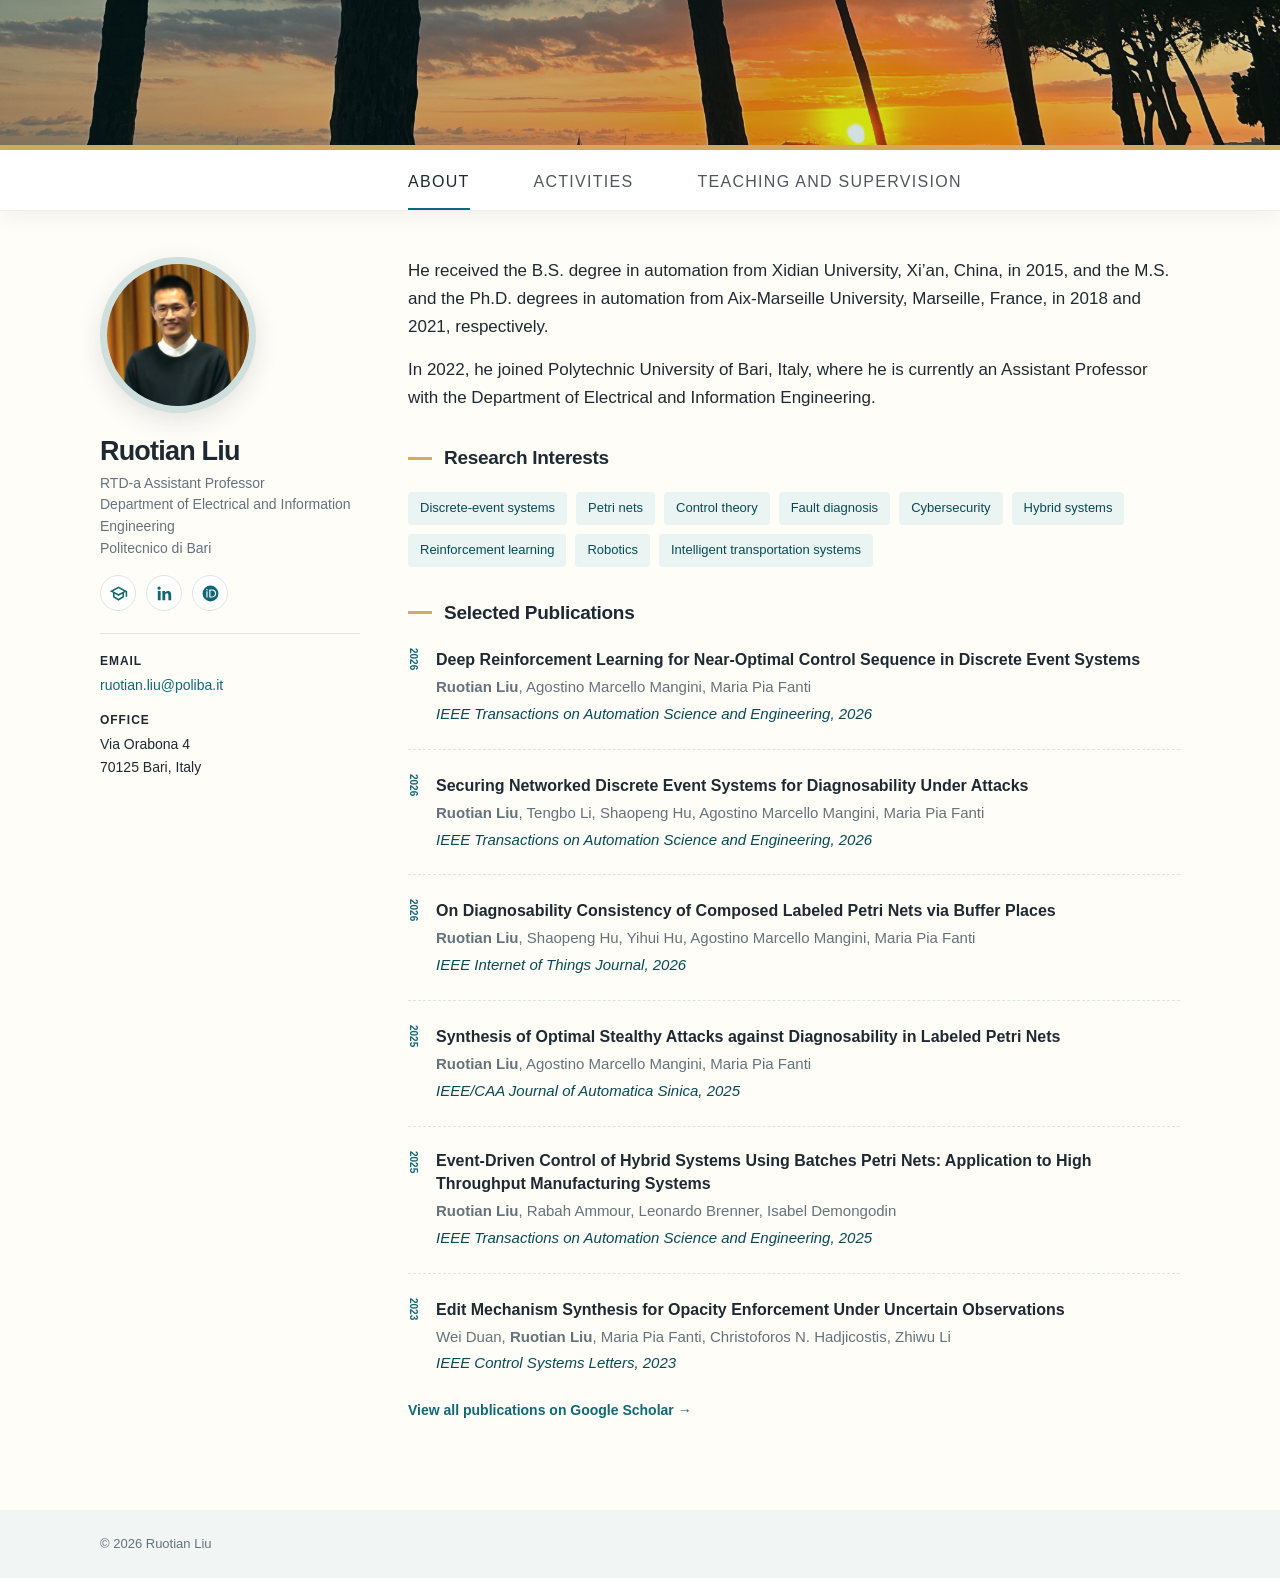
<file: index.html>
<!DOCTYPE html>
<html lang="en">
<head>
  <meta charset="utf-8">
  <meta name="viewport" content="width=device-width, initial-scale=1">
  <title>Ruotian Liu | Assistant Professor at Politecnico di Bari</title>
  <meta name="description" content="Academic homepage of Ruotian Liu, Assistant Professor at Politecnico di Bari. Research interests include discrete-event systems, Petri nets, reinforcement learning, robotics, and intelligent transportation systems.">
  <meta name="author" content="Ruotian Liu">
  <meta name="robots" content="index, follow">
  <link rel="canonical" href="https://ruotian-liu.github.io/">
  <meta property="og:type" content="profile">
  <meta property="og:title" content="Ruotian Liu | Academic Homepage">
  <meta property="og:description" content="Assistant Professor at Politecnico di Bari researching discrete-event systems, reinforcement learning, robotics, and intelligent transportation systems.">
  <meta property="og:url" content="https://ruotian-liu.github.io/">
  <meta property="og:image" content="https://ruotian-liu.github.io/pic/ruotian.liu.jpg">
  <link rel="icon" href="data:,">
  <link rel="preload" as="image" href="./IMG_8617.JPG">
  <script type="application/ld+json">
  {
    "@context": "https://schema.org",
    "@type": "Person",
    "name": "Ruotian Liu",
    "url": "https://ruotian-liu.github.io/",
    "image": "https://ruotian-liu.github.io/pic/ruotian.liu.jpg",
    "jobTitle": "Assistant Professor",
    "affiliation": {
      "@type": "CollegeOrUniversity",
      "name": "Politecnico di Bari",
      "url": "https://www.poliba.it/"
    },
    "sameAs": [
      "https://scholar.google.com/citations?user=PTEaCZIAAAAJ&hl=en",
      "https://www.linkedin.com/in/ruotian-liu-62b0aa14b/",
      "https://orcid.org/0009-0000-1823-1542"
    ]
  }
  </script>
  <style>
    :root {
      --ink: #1e2931;
      --muted: #65727b;
      --accent: #0f6874;
      --accent-dark: #084a53;
      --paper: #fffdf8;
      --soft: #eaf4f3;
      --line: #dce5e3;
      --max-width: 1080px;
      --sidebar-width: 260px;
    }

    * { box-sizing: border-box; }

    html { scroll-behavior: smooth; }

    body {
      margin: 0;
      color: var(--ink);
      background: var(--paper);
      font: 17px/1.65 Arial, Helvetica, sans-serif;
    }

    a { color: var(--accent); text-decoration: none; }
    a:hover { color: var(--accent-dark); text-decoration: underline; }

    .top-nav {
      position: sticky;
      top: 0;
      z-index: 20;
      background: rgba(255, 255, 255, .96);
      border-bottom: 1px solid #edf0ef;
      box-shadow: 0 5px 20px rgba(30, 41, 49, .06);
      backdrop-filter: blur(10px);
    }

    .top-nav .container {
      display: flex;
      align-items: stretch;
      gap: clamp(28px, 5vw, 70px);
      padding-left: calc(var(--sidebar-width) + 48px);
      overflow-x: auto;
      scrollbar-width: none;
    }

    .top-nav .container::-webkit-scrollbar { display: none; }

    .top-nav a {
      position: relative;
      flex: 0 0 auto;
      padding: 22px 0 19px;
      color: #51565a;
      font: 500 clamp(13px, 1.6vw, 16px)/1.2 Arial, Helvetica, sans-serif;
      letter-spacing: .08em;
      text-transform: uppercase;
    }

    .top-nav a:hover,
    .top-nav a.active {
      color: var(--ink);
      text-decoration: none;
    }

    .top-nav a::after {
      content: "";
      position: absolute;
      left: 0;
      right: 0;
      bottom: -1px;
      height: 3px;
      background: var(--accent);
      transform: scaleX(0);
      transform-origin: left;
      transition: transform .2s ease;
    }

    .top-nav a:hover::after,
    .top-nav a.active::after { transform: scaleX(1); }

    .masthead {
      min-height: 150px;
      display: flex;
      align-items: flex-end;
      background:
        linear-gradient(120deg, rgba(5, 56, 64, .3), rgba(15, 104, 116, .12)),
        var(--banner-image, url("./IMG_8617.JPG")) center 88% / cover;
    }

    .masthead::after {
      content: "";
      width: 100%;
      height: 5px;
      background: #d5aa5c;
    }

    .container {
      width: min(calc(100% - 40px), var(--max-width));
      margin: 0 auto;
    }

    .layout {
      display: grid;
      grid-template-columns: var(--sidebar-width) minmax(0, 1fr);
      gap: 48px;
      padding: 46px 0 54px;
    }

    .sidebar {
      align-self: start;
      position: sticky;
      top: 28px;
    }

    .profile-photo {
      width: 156px;
      aspect-ratio: 1;
      display: block;
      margin-bottom: 22px;
      border-radius: 50%;
      border: 7px solid rgba(15, 104, 116, .2);
      object-fit: cover;
      object-position: center 28%;
      box-shadow: 0 8px 24px rgba(30, 41, 49, .12);
    }

    .name {
      margin: 0 0 5px;
      font: 700 27px/1.2 Arial, Helvetica, sans-serif;
      letter-spacing: -.03em;
    }

    .role {
      margin: 0 0 24px;
      color: var(--muted);
      font-family: Arial, Helvetica, sans-serif;
      font-size: 14px;
      line-height: 1.55;
    }

    .details {
      padding-top: 18px;
      border-top: 1px solid var(--line);
      font-family: Arial, Helvetica, sans-serif;
      font-size: 14px;
    }

    .detail { margin: 0 0 14px; }
    .detail strong { display: block; margin-bottom: 2px; color: var(--ink); font-size: 12px; text-transform: uppercase; letter-spacing: .08em; }

    .profile-links {
      display: flex;
      flex-wrap: wrap;
      gap: 10px;
      margin: -8px 0 22px;
    }

    .profile-links a {
      width: 36px;
      height: 36px;
      display: grid;
      place-items: center;
      padding: 0;
      border: 1px solid var(--line);
      border-radius: 50%;
      background: white;
      color: var(--accent);
      transition: transform .18s ease, border-color .18s ease, color .18s ease;
    }

    .profile-links a:hover {
      border-color: var(--accent);
      color: var(--accent-dark);
      text-decoration: none;
      transform: translateY(-2px);
    }

    .profile-links svg { width: 19px; height: 19px; fill: currentColor; }

    main { min-width: 0; }

    section {
      padding: 0 0 32px;
      margin-bottom: 31px;
      border-bottom: 1px solid var(--line);
    }

    section:last-child { border-bottom: 0; margin-bottom: 0; }

    h1, h2 {
      font-family: Arial, Helvetica, sans-serif;
      color: var(--ink);
    }

    h1 {
      margin: 0 0 18px;
      font-size: clamp(32px, 5vw, 46px);
      line-height: 1.05;
      letter-spacing: -.045em;
    }

    h2 {
      display: flex;
      align-items: center;
      gap: 12px;
      margin: 0 0 18px;
      font-size: 19px;
      letter-spacing: -.015em;
    }

    section h2:not(:first-child) { margin-top: 30px; }

    h2::before {
      content: "";
      width: 24px;
      height: 3px;
      background: #d5aa5c;
    }

    p { margin: 0 0 15px; }
    p:last-child { margin-bottom: 0; }

    .lead { font-size: 20px; line-height: 1.55; }

    .interests {
      display: flex;
      flex-wrap: wrap;
      gap: 9px;
      padding: 0;
      margin: 0;
      list-style: none;
    }

    .interests li {
      padding: 8px 12px;
      border-radius: 4px;
      background: var(--soft);
      color: var(--accent-dark);
      font: 500 13px/1.3 Arial, Helvetica, sans-serif;
    }

    .publications { padding: 0; margin: 0; list-style: none; }

    .publication {
      position: relative;
      padding: 0 0 22px 28px;
      margin-bottom: 22px;
      border-bottom: 1px dashed var(--line);
    }

    .publication:last-child { padding-bottom: 0; margin-bottom: 0; border-bottom: 0; }

    .publication::before {
      content: attr(data-year);
      position: absolute;
      left: 0;
      top: 2px;
      color: var(--accent);
      font: 700 10px/1 Arial, Helvetica, sans-serif;
      writing-mode: vertical-rl;
    }

    .publication-title {
      display: inline-block;
      margin-bottom: 5px;
      color: var(--ink);
      font: 600 16px/1.45 Arial, Helvetica, sans-serif;
    }

    .authors { color: var(--muted); font-size: 15px; line-height: 1.45; }
    .venue { margin-top: 4px; color: var(--accent-dark); font-size: 15px; font-style: italic; }

    .all-publications {
      display: inline-block;
      margin-top: 25px;
      font: 600 14px/1.4 Arial, Helvetica, sans-serif;
    }

    h3 {
      margin: 24px 0 10px;
      color: var(--accent-dark);
      font-size: 16px;
      line-height: 1.35;
    }

    .compact-list {
      margin: 0;
      padding-left: 20px;
    }

    .compact-list li { margin: 7px 0; }

    .activity-grid {
      display: grid;
      grid-template-columns: 1fr;
      gap: 0;
      margin-top: 18px;
    }

    .activity-card {
      padding: 0 0 22px;
      margin-bottom: 22px;
      border-bottom: 1px solid var(--line);
    }

    .activity-card:last-child {
      padding-bottom: 0;
      margin-bottom: 0;
      border-bottom: 0;
    }

    .course {
      padding: 18px;
      border: 1px solid var(--line);
      border-radius: 6px;
      background: rgba(255, 255, 255, .65);
    }

    .activity-card h3,
    .course h3 { margin-top: 0; }

    .course { margin-bottom: 14px; }
    .course-meta { margin: -4px 0 10px; color: var(--muted); font-size: 14px; }

    footer {
      padding: 24px 0;
      color: var(--muted);
      background: #f1f5f3;
      font: 13px/1.5 Arial, Helvetica, sans-serif;
    }

    @media (max-width: 760px) {
      .masthead { min-height: 90px; }
      .top-nav .container { padding-left: 0; }
      .layout { grid-template-columns: 1fr; gap: 38px; padding-top: 34px; }
      .sidebar { position: static; }
      .profile-photo { width: 112px; }
      .details { display: grid; grid-template-columns: repeat(2, minmax(0, 1fr)); gap: 0 24px; }
      .profile-links { margin-top: 8px; }
      .activity-grid { grid-template-columns: 1fr; }
    }

    @media (max-width: 440px) {
      .container { width: min(calc(100% - 28px), var(--max-width)); }
      .details { grid-template-columns: 1fr; }
    }
  </style>
</head>

<body>
  <header class="masthead" style="--banner-image: url('./IMG_8617.JPG')" aria-label="Decorative header"></header>

  <nav class="top-nav" aria-label="Primary navigation">
    <div class="container">
      <a class="active" href="./index.html">About</a>
      <a href="./activities.html">Activities</a>
      <a href="./teaching.html">Teaching and Supervision</a>
    </div>
  </nav>

  <div class="container">
    <div class="layout">
      <aside id="contact" class="sidebar" aria-label="Personal information">
        <img class="profile-photo" src="./pic/ruotian.liu.jpg" alt="Portrait of Ruotian Liu">
        <p class="name">Ruotian Liu</p>
        <p class="role">
          RTD-a Assistant Professor<br>
          Department of Electrical and Information Engineering<br>
          Politecnico di Bari
        </p>

        <nav class="profile-links" aria-label="Academic and professional profiles">
          <a href="https://scholar.google.com/citations?user=PTEaCZIAAAAJ&amp;hl=en" target="_blank" rel="noopener" aria-label="Google Scholar" title="Google Scholar">
            <svg viewBox="0 0 24 24" aria-hidden="true"><path d="M12 3 1 9l4 2.18v5.5L12 21l7-4.32v-5.5L21 10v6h2V9L12 3Zm0 2.27L18.84 9 12 12.73 5.16 9 12 5.27Zm5 10.29-5 3.08-5-3.08v-3.29l5 2.73 5-2.73v3.29Z"/></svg>
          </a>
          <a href="https://www.linkedin.com/in/ruotian-liu-62b0aa14b/" target="_blank" rel="noopener" aria-label="LinkedIn" title="LinkedIn">
            <svg viewBox="0 0 24 24" aria-hidden="true"><path d="M20.45 20.45h-3.56v-5.57c0-1.33-.03-3.04-1.85-3.04-1.85 0-2.14 1.45-2.14 2.94v5.67H9.34V8.98h3.42v1.57h.05c.48-.9 1.64-1.85 3.37-1.85 3.61 0 4.27 2.37 4.27 5.46v6.29ZM5.32 7.41a2.07 2.07 0 1 1 0-4.13 2.07 2.07 0 0 1 0 4.13Zm1.78 13.04H3.54V8.98H7.1v11.47Z"/></svg>
          </a>
          <a href="https://orcid.org/0009-0000-1823-1542" target="_blank" rel="noopener" aria-label="ORCID" title="ORCID">
            <svg viewBox="0 0 24 24" aria-hidden="true"><path d="M12 2a10 10 0 1 0 0 20 10 10 0 0 0 0-20ZM8.25 17H6.8V9.23h1.45V17Zm-.73-8.82a.93.93 0 1 1 0-1.86.93.93 0 0 1 0 1.86ZM14 17h-3.53V7h3.4c3.7 0 5.33 2.64 5.33 5 0 2.56-2 5-5.2 5Zm-.09-8.69h-2V15.7h2c2.58 0 3.76-1.86 3.76-3.7 0-1.8-1.22-3.69-3.76-3.69Z"/></svg>
          </a>
        </nav>

        <div class="details">
          <p class="detail">
            <strong>Email</strong>
            <a href="mailto:ruotian.liu@poliba.it">ruotian.liu@poliba.it</a>
          </p>
          <p class="detail">
            <strong>Office</strong>
            Via Orabona 4<br>
            70125 Bari, Italy
          </p>
        </div>

      </aside>

      <main>
        <section id="about">
          <p>
            He received the B.S. degree in automation from Xidian University, Xi’an, China, in 2015, and the M.S. and the Ph.D. degrees in automation from Aix-Marseille University, Marseille, France, in 2018 and 2021, respectively.
          </p>
          <p>
            In 2022, he joined Polytechnic University of Bari, Italy, where he is currently an Assistant Professor with the Department of Electrical and Information Engineering.
          </p>
          <h2>Research Interests</h2>
          <ul class="interests">
            <li>Discrete-event systems</li>
            <li>Petri nets</li>
            <li>Control theory</li>
            <li>Fault diagnosis</li>
            <li>Cybersecurity</li>
            <li>Hybrid systems</li>
            <li>Reinforcement learning</li>
            <li>Robotics</li>
            <li>Intelligent transportation systems</li>
          </ul>

          <h2>Selected Publications</h2>
          <ol class="publications">
            <li class="publication" data-year="2026">
              <a class="publication-title" href="https://doi.org/10.1109/TASE.2026.3682500" target="_blank" rel="noopener">Deep Reinforcement Learning for Near-Optimal Control Sequence in Discrete Event Systems</a>
              <div class="authors"><strong>Ruotian Liu</strong>, Agostino Marcello Mangini, Maria Pia Fanti</div>
              <div class="venue">IEEE Transactions on Automation Science and Engineering, 2026</div>
            </li>
            <li class="publication" data-year="2026">
              <a class="publication-title" href="https://doi.org/10.1109/TASE.2026.3679186" target="_blank" rel="noopener">Securing Networked Discrete Event Systems for Diagnosability Under Attacks</a>
              <div class="authors"><strong>Ruotian Liu</strong>, Tengbo Li, Shaopeng Hu, Agostino Marcello Mangini, Maria Pia Fanti</div>
              <div class="venue">IEEE Transactions on Automation Science and Engineering, 2026</div>
            </li>
            <li class="publication" data-year="2026">
              <a class="publication-title" href="https://doi.org/10.1109/JIOT.2025.3631606" target="_blank" rel="noopener">On Diagnosability Consistency of Composed Labeled Petri Nets via Buffer Places</a>
              <div class="authors"><strong>Ruotian Liu</strong>, Shaopeng Hu, Yihui Hu, Agostino Marcello Mangini, Maria Pia Fanti</div>
              <div class="venue">IEEE Internet of Things Journal, 2026</div>
            </li>
            <li class="publication" data-year="2025">
              <a class="publication-title" href="https://doi.org/10.1109/JAS.2025.125156" target="_blank" rel="noopener">Synthesis of Optimal Stealthy Attacks against Diagnosability in Labeled Petri Nets</a>
              <div class="authors"><strong>Ruotian Liu</strong>, Agostino Marcello Mangini, Maria Pia Fanti</div>
              <div class="venue">IEEE/CAA Journal of Automatica Sinica, 2025</div>
            </li>
            <li class="publication" data-year="2025">
              <a class="publication-title" href="https://doi.org/10.1109/TASE.2025.3540744" target="_blank" rel="noopener">Event-Driven Control of Hybrid Systems Using Batches Petri Nets: Application to High Throughput Manufacturing Systems</a>
              <div class="authors"><strong>Ruotian Liu</strong>, Rabah Ammour, Leonardo Brenner, Isabel Demongodin</div>
              <div class="venue">IEEE Transactions on Automation Science and Engineering, 2025</div>
            </li>
            <li class="publication" data-year="2023">
              <a class="publication-title" href="https://doi.org/10.1109/LCSYS.2023.3284340" target="_blank" rel="noopener">Edit Mechanism Synthesis for Opacity Enforcement Under Uncertain Observations</a>
              <div class="authors">Wei Duan, <strong>Ruotian Liu</strong>, Maria Pia Fanti, Christoforos N. Hadjicostis, Zhiwu Li</div>
              <div class="venue">IEEE Control Systems Letters, 2023</div>
            </li>
          </ol>
          <a class="all-publications" href="https://scholar.google.com/citations?user=PTEaCZIAAAAJ&amp;hl=en" target="_blank" rel="noopener">View all publications on Google Scholar →</a>
        </section>

      </main>
    </div>
  </div>

  <footer>
    <div class="container">© <span id="year"></span> Ruotian Liu</div>
  </footer>

  <script>document.getElementById("year").textContent = new Date().getFullYear();</script>
</body>
</html>
</file>
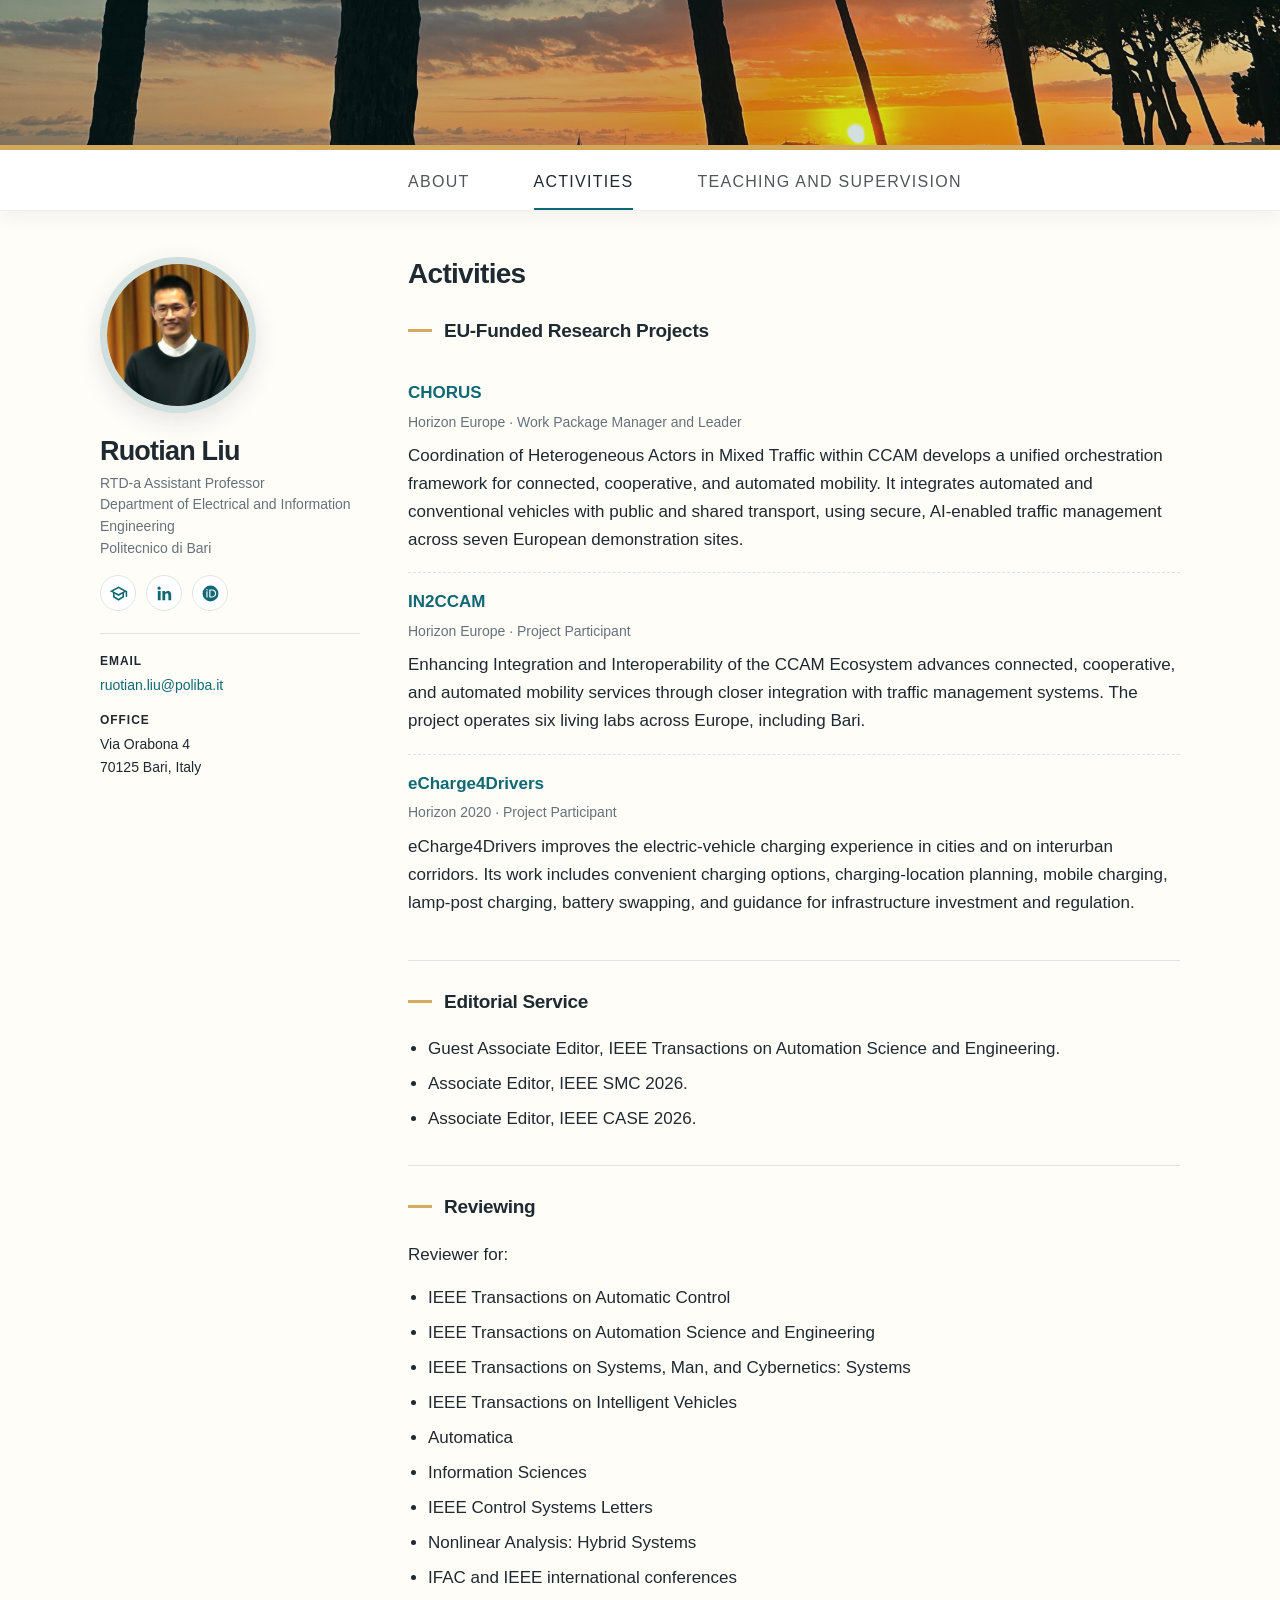
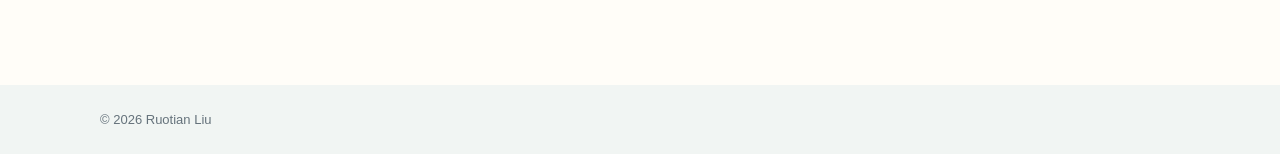
<file: activities.html>
<!DOCTYPE html>
<html lang="en">
<head>
  <meta charset="utf-8">
  <meta name="viewport" content="width=device-width, initial-scale=1">
  <title>Activities | Ruotian Liu</title>
  <meta name="description" content="Research projects and professional activities of Ruotian Liu.">
  <meta name="author" content="Ruotian Liu">
  <link rel="canonical" href="https://ruotian-liu.github.io/activities.html">
  <link rel="icon" href="data:,">
  <link rel="preload" as="image" href="./IMG_8617.JPG">
  <link rel="stylesheet" href="./site.css">
</head>

<body>
  <header class="masthead" style="--banner-image: url('./IMG_8617.JPG')" aria-label="Decorative header"></header>

  <nav class="top-nav" aria-label="Primary navigation">
    <div class="container">
      <a href="./index.html">About</a>
      <a class="active" href="./activities.html">Activities</a>
      <a href="./teaching.html">Teaching and Supervision</a>
    </div>
  </nav>

  <div class="container">
    <div class="layout">
      <aside class="sidebar" aria-label="Personal information">
        <img class="profile-photo" src="./pic/ruotian.liu.jpg" alt="Portrait of Ruotian Liu">
        <p class="name">Ruotian Liu</p>
        <p class="role">
          RTD-a Assistant Professor<br>
          Department of Electrical and Information Engineering<br>
          Politecnico di Bari
        </p>

        <nav class="profile-links" aria-label="Academic and professional profiles">
          <a href="https://scholar.google.com/citations?user=PTEaCZIAAAAJ&amp;hl=en" target="_blank" rel="noopener" aria-label="Google Scholar" title="Google Scholar">
            <svg viewBox="0 0 24 24" aria-hidden="true"><path d="M12 3 1 9l4 2.18v5.5L12 21l7-4.32v-5.5L21 10v6h2V9L12 3Zm0 2.27L18.84 9 12 12.73 5.16 9 12 5.27Zm5 10.29-5 3.08-5-3.08v-3.29l5 2.73 5-2.73v3.29Z"/></svg>
          </a>
          <a href="https://www.linkedin.com/in/ruotian-liu-62b0aa14b/" target="_blank" rel="noopener" aria-label="LinkedIn" title="LinkedIn">
            <svg viewBox="0 0 24 24" aria-hidden="true"><path d="M20.45 20.45h-3.56v-5.57c0-1.33-.03-3.04-1.85-3.04-1.85 0-2.14 1.45-2.14 2.94v5.67H9.34V8.98h3.42v1.57h.05c.48-.9 1.64-1.85 3.37-1.85 3.61 0 4.27 2.37 4.27 5.46v6.29ZM5.32 7.41a2.07 2.07 0 1 1 0-4.13 2.07 2.07 0 0 1 0 4.13Zm1.78 13.04H3.54V8.98H7.1v11.47Z"/></svg>
          </a>
          <a href="https://orcid.org/0009-0000-1823-1542" target="_blank" rel="noopener" aria-label="ORCID" title="ORCID">
            <svg viewBox="0 0 24 24" aria-hidden="true"><path d="M12 2a10 10 0 1 0 0 20 10 10 0 0 0 0-20ZM8.25 17H6.8V9.23h1.45V17Zm-.73-8.82a.93.93 0 1 1 0-1.86.93.93 0 0 1 0 1.86ZM14 17h-3.53V7h3.4c3.7 0 5.33 2.64 5.33 5 0 2.56-2 5-5.2 5Zm-.09-8.69h-2V15.7h2c2.58 0 3.76-1.86 3.76-3.7 0-1.8-1.22-3.69-3.76-3.69Z"/></svg>
          </a>
        </nav>

        <div class="details">
          <p class="detail"><strong>Email</strong><a href="mailto:ruotian.liu@poliba.it">ruotian.liu@poliba.it</a></p>
          <p class="detail"><strong>Office</strong>Via Orabona 4<br>70125 Bari, Italy</p>
        </div>
      </aside>

      <main>
        <section>
          <h1>Activities</h1>

          <div class="activity-block">
            <h2>EU-Funded Research Projects</h2>

            <article class="project">
              <h3><a href="https://cordis.europa.eu/project/id/101202981" target="_blank" rel="noopener">CHORUS</a></h3>
              <p class="project-meta">Horizon Europe · Work Package Manager and Leader</p>
              <p>Coordination of Heterogeneous Actors in Mixed Traffic within CCAM develops a unified orchestration framework for connected, cooperative, and automated mobility. It integrates automated and conventional vehicles with public and shared transport, using secure, AI-enabled traffic management across seven European demonstration sites.</p>
            </article>

            <article class="project">
              <h3><a href="https://in2ccam.eu/" target="_blank" rel="noopener">IN2CCAM</a></h3>
              <p class="project-meta">Horizon Europe · Project Participant</p>
              <p>Enhancing Integration and Interoperability of the CCAM Ecosystem advances connected, cooperative, and automated mobility services through closer integration with traffic management systems. The project operates six living labs across Europe, including Bari.</p>
            </article>

            <article class="project">
              <h3><a href="https://echarge4drivers.eu/" target="_blank" rel="noopener">eCharge4Drivers</a></h3>
              <p class="project-meta">Horizon 2020 · Project Participant</p>
              <p>eCharge4Drivers improves the electric-vehicle charging experience in cities and on interurban corridors. Its work includes convenient charging options, charging-location planning, mobile charging, lamp-post charging, battery swapping, and guidance for infrastructure investment and regulation.</p>
            </article>
          </div>

          <div class="activity-block">
            <h2>Editorial Service</h2>
            <ul class="compact-list">
              <li>Guest Associate Editor, IEEE Transactions on Automation Science and Engineering.</li>
              <li>Associate Editor, IEEE SMC 2026.</li>
              <li>Associate Editor, IEEE CASE 2026.</li>
            </ul>
          </div>

          <div class="activity-block">
            <h2>Reviewing</h2>
            <p>Reviewer for:</p>
            <ul class="compact-list">
              <li>IEEE Transactions on Automatic Control</li>
              <li>IEEE Transactions on Automation Science and Engineering</li>
              <li>IEEE Transactions on Systems, Man, and Cybernetics: Systems</li>
              <li>IEEE Transactions on Intelligent Vehicles</li>
              <li>Automatica</li>
              <li>Information Sciences</li>
              <li>IEEE Control Systems Letters</li>
              <li>Nonlinear Analysis: Hybrid Systems</li>
              <li>IFAC and IEEE international conferences</li>
            </ul>
          </div>
        </section>
      </main>
    </div>
  </div>

  <footer><div class="container">© <span id="year"></span> Ruotian Liu</div></footer>
  <script>document.getElementById("year").textContent = new Date().getFullYear();</script>
</body>
</html>
</file>
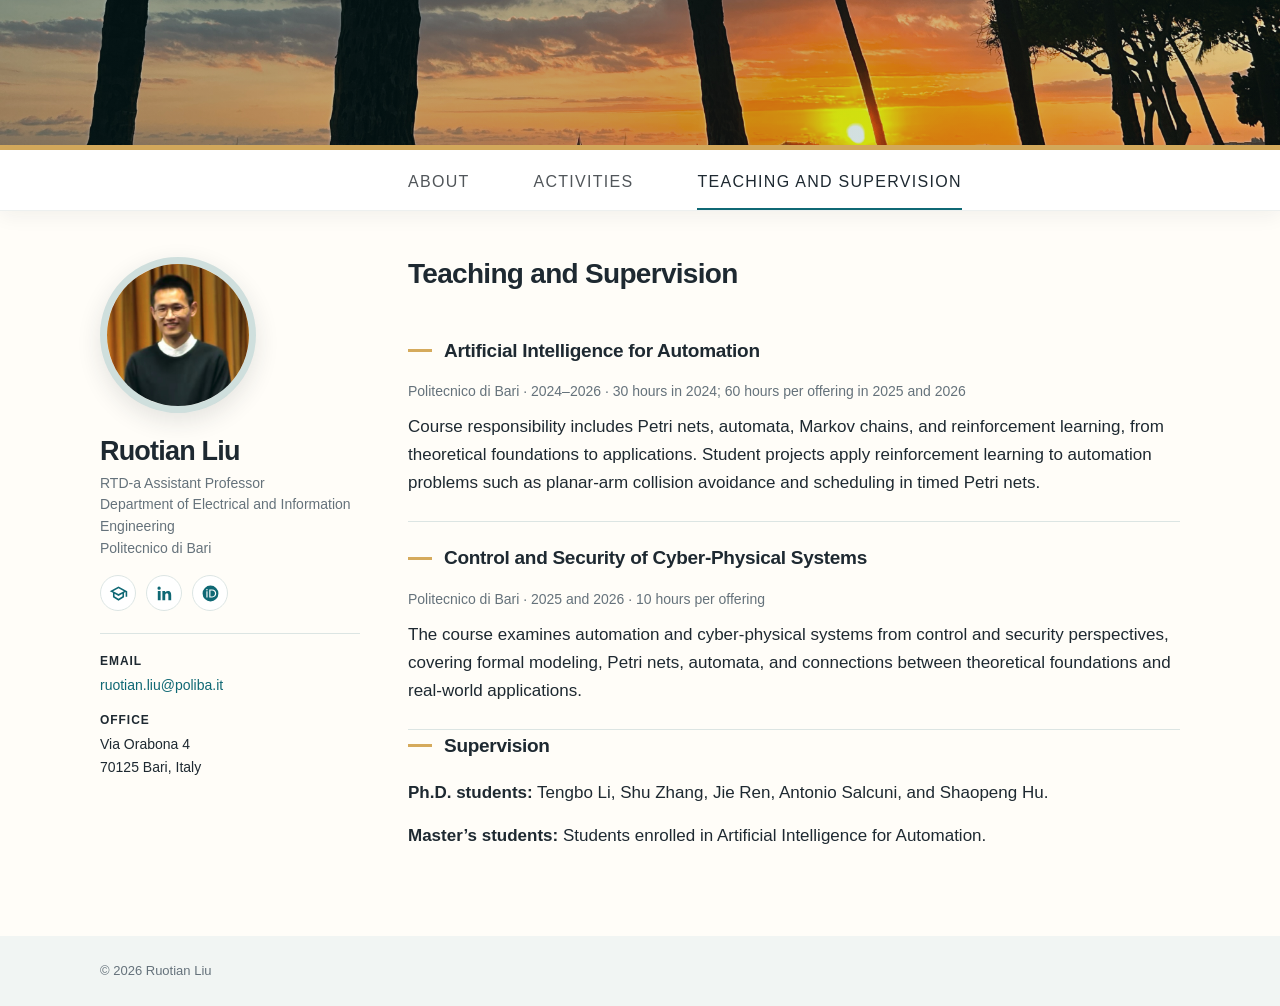
<file: teaching.html>
<!DOCTYPE html>
<html lang="en">
<head>
  <meta charset="utf-8">
  <meta name="viewport" content="width=device-width, initial-scale=1">
  <title>Teaching and Supervision | Ruotian Liu</title>
  <meta name="description" content="Teaching and student supervision by Ruotian Liu at Politecnico di Bari.">
  <meta name="author" content="Ruotian Liu">
  <link rel="canonical" href="https://ruotian-liu.github.io/teaching.html">
  <link rel="icon" href="data:,">
  <link rel="preload" as="image" href="./IMG_8617.JPG">
  <link rel="stylesheet" href="./site.css">
</head>

<body>
  <header class="masthead" style="--banner-image: url('./IMG_8617.JPG')" aria-label="Decorative header"></header>

  <nav class="top-nav" aria-label="Primary navigation">
    <div class="container">
      <a href="./index.html">About</a>
      <a href="./activities.html">Activities</a>
      <a class="active" href="./teaching.html">Teaching and Supervision</a>
    </div>
  </nav>

  <div class="container">
    <div class="layout">
      <aside class="sidebar" aria-label="Personal information">
        <img class="profile-photo" src="./pic/ruotian.liu.jpg" alt="Portrait of Ruotian Liu">
        <p class="name">Ruotian Liu</p>
        <p class="role">
          RTD-a Assistant Professor<br>
          Department of Electrical and Information Engineering<br>
          Politecnico di Bari
        </p>

        <nav class="profile-links" aria-label="Academic and professional profiles">
          <a href="https://scholar.google.com/citations?user=PTEaCZIAAAAJ&amp;hl=en" target="_blank" rel="noopener" aria-label="Google Scholar" title="Google Scholar">
            <svg viewBox="0 0 24 24" aria-hidden="true"><path d="M12 3 1 9l4 2.18v5.5L12 21l7-4.32v-5.5L21 10v6h2V9L12 3Zm0 2.27L18.84 9 12 12.73 5.16 9 12 5.27Zm5 10.29-5 3.08-5-3.08v-3.29l5 2.73 5-2.73v3.29Z"/></svg>
          </a>
          <a href="https://www.linkedin.com/in/ruotian-liu-62b0aa14b/" target="_blank" rel="noopener" aria-label="LinkedIn" title="LinkedIn">
            <svg viewBox="0 0 24 24" aria-hidden="true"><path d="M20.45 20.45h-3.56v-5.57c0-1.33-.03-3.04-1.85-3.04-1.85 0-2.14 1.45-2.14 2.94v5.67H9.34V8.98h3.42v1.57h.05c.48-.9 1.64-1.85 3.37-1.85 3.61 0 4.27 2.37 4.27 5.46v6.29ZM5.32 7.41a2.07 2.07 0 1 1 0-4.13 2.07 2.07 0 0 1 0 4.13Zm1.78 13.04H3.54V8.98H7.1v11.47Z"/></svg>
          </a>
          <a href="https://orcid.org/0009-0000-1823-1542" target="_blank" rel="noopener" aria-label="ORCID" title="ORCID">
            <svg viewBox="0 0 24 24" aria-hidden="true"><path d="M12 2a10 10 0 1 0 0 20 10 10 0 0 0 0-20ZM8.25 17H6.8V9.23h1.45V17Zm-.73-8.82a.93.93 0 1 1 0-1.86.93.93 0 0 1 0 1.86ZM14 17h-3.53V7h3.4c3.7 0 5.33 2.64 5.33 5 0 2.56-2 5-5.2 5Zm-.09-8.69h-2V15.7h2c2.58 0 3.76-1.86 3.76-3.7 0-1.8-1.22-3.69-3.76-3.69Z"/></svg>
          </a>
        </nav>

        <div class="details">
          <p class="detail"><strong>Email</strong><a href="mailto:ruotian.liu@poliba.it">ruotian.liu@poliba.it</a></p>
          <p class="detail"><strong>Office</strong>Via Orabona 4<br>70125 Bari, Italy</p>
        </div>
      </aside>

      <main>
        <section>
          <h1>Teaching and Supervision</h1>

          <div class="course">
            <h2><a href="https://poliba.coursecatalogue.cineca.it/corsi/2025/10021/insegnamenti/2025/907281/2022/10002?coorte=2025&amp;schemaid=2892" target="_blank" rel="noopener">Artificial Intelligence for Automation</a></h2>
            <p class="course-meta">Politecnico di Bari · 2024–2026 · 30 hours in 2024; 60 hours per offering in 2025 and 2026</p>
            <p>Course responsibility includes Petri nets, automata, Markov chains, and reinforcement learning, from theoretical foundations to applications. Student projects apply reinforcement learning to automation problems such as planar-arm collision avoidance and scheduling in timed Petri nets.</p>
          </div>

          <div class="course">
            <h2><a href="https://dausy.poliba.it/dausy-courses-seminars/" target="_blank" rel="noopener">Control and Security of Cyber-Physical Systems</a></h2>
            <p class="course-meta">Politecnico di Bari · 2025 and 2026 · 10 hours per offering</p>
            <p>The course examines automation and cyber-physical systems from control and security perspectives, covering formal modeling, Petri nets, automata, and connections between theoretical foundations and real-world applications.</p>
          </div>

          <div class="activity-block">
            <h2>Supervision</h2>
            <p><strong>Ph.D. students:</strong> Tengbo Li, Shu Zhang, Jie Ren, Antonio Salcuni, and Shaopeng Hu.</p>
            <p><strong>Master’s students:</strong> Students enrolled in Artificial Intelligence for Automation.</p>
          </div>
        </section>
      </main>
    </div>
  </div>

  <footer><div class="container">© <span id="year"></span> Ruotian Liu</div></footer>
  <script>document.getElementById("year").textContent = new Date().getFullYear();</script>
</body>
</html>
</file>
<file: site.css>
:root {
  --ink: #1e2931;
  --muted: #65727b;
  --accent: #0f6874;
  --accent-dark: #084a53;
  --paper: #fffdf8;
  --soft: #eaf4f3;
  --line: #dce5e3;
  --max-width: 1080px;
  --sidebar-width: 260px;
}

* { box-sizing: border-box; }
html { scroll-behavior: smooth; }

body {
  margin: 0;
  color: var(--ink);
  background: var(--paper);
  font: 17px/1.65 Arial, Helvetica, sans-serif;
}

a { color: var(--accent); text-decoration: none; }
a:hover { color: var(--accent-dark); text-decoration: underline; }

.masthead {
  min-height: 150px;
  display: flex;
  align-items: flex-end;
  background:
    linear-gradient(120deg, rgba(5, 56, 64, .3), rgba(15, 104, 116, .12)),
    var(--banner-image, url("./IMG_8617.JPG")) center 88% / cover;
}

.masthead::after {
  content: "";
  width: 100%;
  height: 5px;
  background: #d5aa5c;
}

.container {
  width: min(calc(100% - 40px), var(--max-width));
  margin: 0 auto;
}

.top-nav {
  position: sticky;
  top: 0;
  z-index: 20;
  background: rgba(255, 255, 255, .96);
  border-bottom: 1px solid #edf0ef;
  box-shadow: 0 5px 20px rgba(30, 41, 49, .06);
  backdrop-filter: blur(10px);
}

.top-nav .container {
  display: flex;
  align-items: stretch;
  gap: clamp(28px, 5vw, 70px);
  padding-left: calc(var(--sidebar-width) + 48px);
  overflow-x: auto;
  scrollbar-width: none;
}

.top-nav .container::-webkit-scrollbar { display: none; }

.top-nav a {
  position: relative;
  flex: 0 0 auto;
  padding: 22px 0 19px;
  color: #51565a;
  font: 500 clamp(13px, 1.6vw, 16px)/1.2 Arial, Helvetica, sans-serif;
  letter-spacing: .08em;
  text-transform: uppercase;
}

.top-nav a:hover,
.top-nav a.active {
  color: var(--ink);
  text-decoration: none;
}

.top-nav a::after {
  content: "";
  position: absolute;
  left: 0;
  right: 0;
  bottom: -1px;
  height: 3px;
  background: var(--accent);
  transform: scaleX(0);
  transform-origin: left;
  transition: transform .2s ease;
}

.top-nav a:hover::after,
.top-nav a.active::after { transform: scaleX(1); }

.layout {
  display: grid;
  grid-template-columns: var(--sidebar-width) minmax(0, 1fr);
  gap: 48px;
  padding: 46px 0 54px;
}

.sidebar {
  align-self: start;
  position: sticky;
  top: 90px;
}

.profile-photo {
  width: 156px;
  aspect-ratio: 1;
  display: block;
  margin-bottom: 22px;
  border-radius: 50%;
  border: 7px solid rgba(15, 104, 116, .2);
  object-fit: cover;
  object-position: center 28%;
  box-shadow: 0 8px 24px rgba(30, 41, 49, .12);
}

.name {
  margin: 0 0 5px;
  font: 700 27px/1.2 Arial, Helvetica, sans-serif;
  letter-spacing: -.03em;
}

.role {
  margin: 0 0 24px;
  color: var(--muted);
  font-size: 14px;
  line-height: 1.55;
}

.profile-links {
  display: flex;
  flex-wrap: wrap;
  gap: 10px;
  margin: -8px 0 22px;
}

.profile-links a {
  width: 36px;
  height: 36px;
  display: grid;
  place-items: center;
  border: 1px solid var(--line);
  border-radius: 50%;
  background: white;
  color: var(--accent);
  transition: transform .18s ease, border-color .18s ease, color .18s ease;
}

.profile-links a:hover {
  border-color: var(--accent);
  color: var(--accent-dark);
  text-decoration: none;
  transform: translateY(-2px);
}

.profile-links svg { width: 19px; height: 19px; fill: currentColor; }

.details {
  padding-top: 18px;
  border-top: 1px solid var(--line);
  font-size: 14px;
}

.detail { margin: 0 0 14px; }
.detail strong {
  display: block;
  margin-bottom: 2px;
  color: var(--ink);
  font-size: 12px;
  text-transform: uppercase;
  letter-spacing: .08em;
}

main { min-width: 0; }

section {
  padding: 0 0 32px;
  margin-bottom: 31px;
  border-bottom: 1px solid var(--line);
}

section:last-child { border-bottom: 0; margin-bottom: 0; }

h1, h2, h3 { color: var(--ink); font-family: Arial, Helvetica, sans-serif; }

h1 {
  margin: 0 0 24px;
  font-size: 28px;
  line-height: 1.2;
  letter-spacing: -.025em;
}

h2 {
  display: flex;
  align-items: center;
  gap: 12px;
  margin: 0 0 18px;
  font-size: 19px;
  letter-spacing: -.015em;
}

h2::before {
  content: "";
  width: 24px;
  height: 3px;
  background: #d5aa5c;
}

h3 {
  margin: 24px 0 10px;
  color: var(--accent-dark);
  font-size: 17px;
  line-height: 1.35;
}

p { margin: 0 0 15px; }
p:last-child { margin-bottom: 0; }

.compact-list { margin: 0; padding-left: 20px; }
.compact-list li { margin: 7px 0; }

.activity-block {
  padding: 0 0 25px;
  margin-bottom: 25px;
  border-bottom: 1px solid var(--line);
}

.activity-block:last-child { border-bottom: 0; margin-bottom: 0; padding-bottom: 0; }
.activity-block h2,
.activity-block h3 { margin-top: 0; }

.project {
  padding: 18px 0;
  border-bottom: 1px dashed var(--line);
}

.project:last-child { border-bottom: 0; }
.project h3 { margin: 0 0 6px; }
.project-meta { color: var(--muted); font-size: 14px; margin-bottom: 8px; }

.course {
  padding: 20px 0 24px;
  border-bottom: 1px solid var(--line);
}

.course:last-of-type { border-bottom: 0; }
.course h2, .course h3 { margin-top: 0; }
.course h2 a { color: var(--ink); }
.course h2 a:hover { color: var(--accent); }
.course-meta { margin: -4px 0 10px; color: var(--muted); font-size: 14px; }
.external-link { font-weight: 600; white-space: nowrap; }

footer {
  padding: 24px 0;
  color: var(--muted);
  background: #f1f5f3;
  font-size: 13px;
}

@media (max-width: 760px) {
  .masthead { min-height: 90px; }
  .top-nav .container { padding-left: 0; }
  .layout { grid-template-columns: 1fr; gap: 38px; padding-top: 34px; }
  .sidebar { position: static; }
  .profile-photo { width: 112px; }
  .details { display: grid; grid-template-columns: repeat(2, minmax(0, 1fr)); gap: 0 24px; }
  .profile-links { margin-top: 8px; }
}

@media (max-width: 440px) {
  .container { width: min(calc(100% - 28px), var(--max-width)); }
  .details { grid-template-columns: 1fr; }
}
</file>
